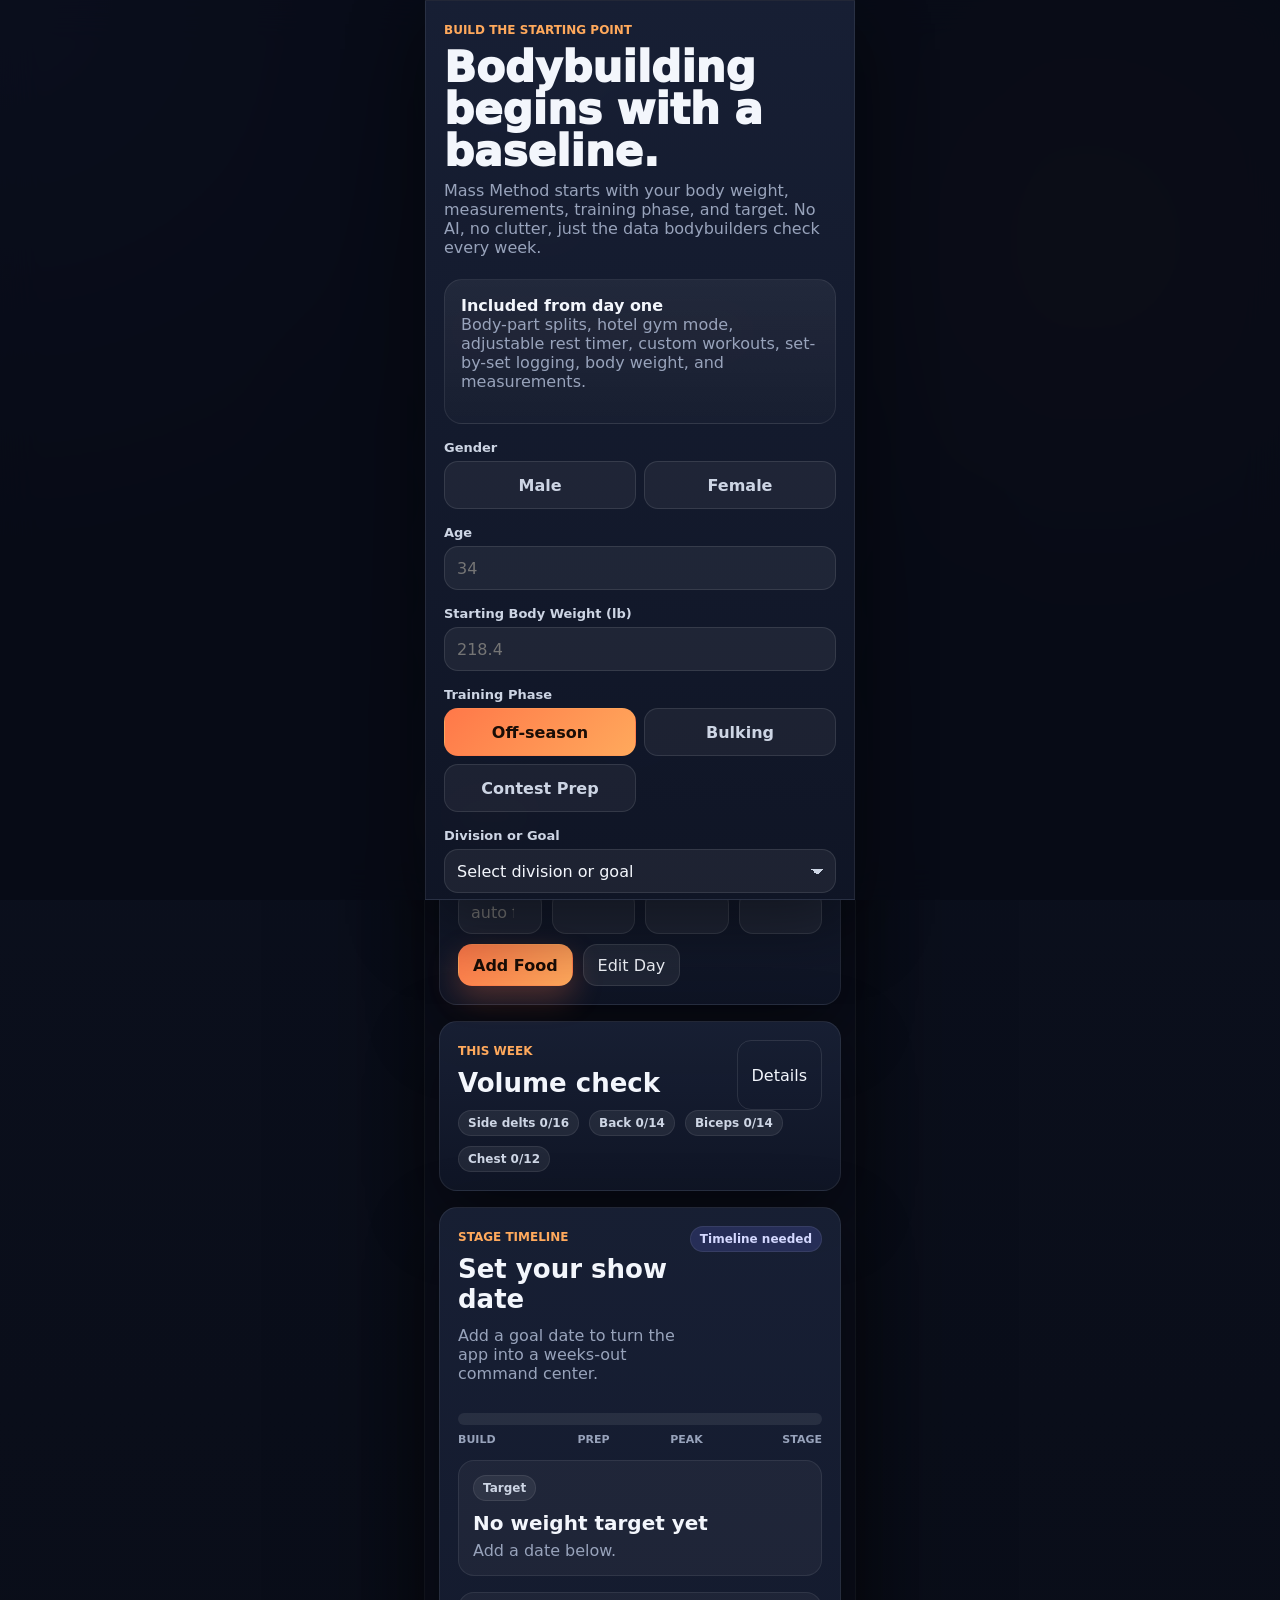
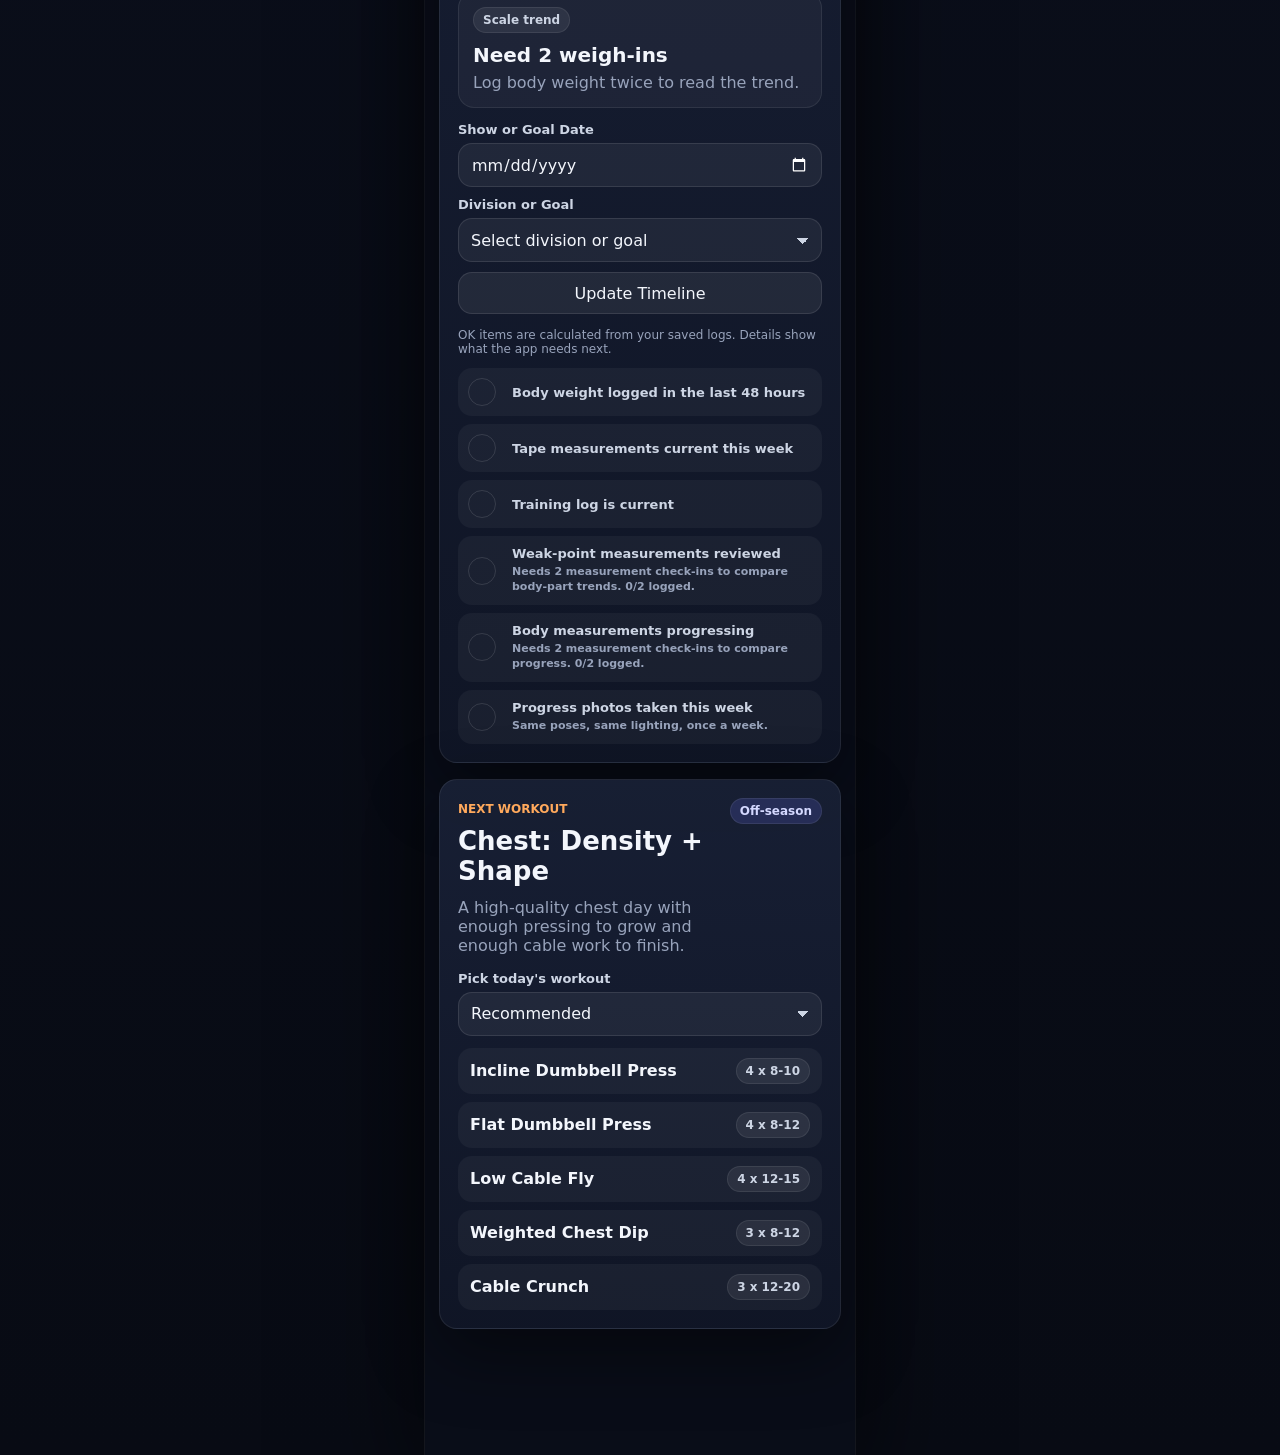
<file: index.html>
<!doctype html>
<html lang="en">
  <head>
    <meta charset="UTF-8" />
    <meta name="viewport" content="width=device-width, initial-scale=1.0, maximum-scale=1.0, user-scalable=no, viewport-fit=cover" />
    <meta
      name="description"
      content="Mass Method is a bodybuilding-first workout planner for off-season, bulking, contest prep, hotel gym training, and coach-ready logbook exports."
    />
    <title>Mass Method Bodybuilding</title>
    <link rel="stylesheet" href="./styles.css" />
  </head>
  <body>
    <div id="app"></div>
    <script src="./app.js"></script>
    <script src="./toolkit.js"></script>
    <script src="./settings.js"></script>
    <script src="./photos.js"></script>
    <script src="./volume.js"></script>
    <script src="./watch.js"></script>
    <script src="./coach.js"></script>
    <script src="./health.js"></script>
    <script src="./travel.js"></script>
    <script src="./prep.js"></script>
    <script src="./guides.js"></script>
    <script src="./nutrition.js"></script>
    <script src="./widget.js"></script>
  </body>
</html>
</file>
<file: styles.css>
:root {
  color-scheme: dark;
  /* Deep navy base, one warm action color, one cool progress color.
     Warm = things you tap; teal = things you achieved; indigo = information. */
  --bg: #0a0e1a;
  --panel: #121829;
  --panel-2: #182035;
  --line: #27314a;
  --text: #f3f6fc;
  --muted: #98a3bb;
  --soft: #cdd5e4;
  --accent: #ff7849;
  --accent-2: #ffa95c;
  --accent-rgb: 255, 120, 73;
  --teal: #2dd4bf;
  --teal-rgb: 45, 212, 191;
  --indigo-rgb: 110, 118, 255;
  --amber: #fbbf24;
  --amber-rgb: 251, 191, 36;
  --rose: #fb7185;
  --rose-rgb: 251, 113, 133;
  --action-gradient: linear-gradient(135deg, var(--accent), var(--accent-2));
  /* Legacy names kept so older rules keep resolving. */
  --blue: var(--accent);
  --blue-2: var(--accent-2);
  --green: var(--teal);
  --red: var(--rose);
  --ink: #1a0d06;
  --shadow: 0 24px 70px rgba(0, 0, 0, 0.45);
  --radius: 18px;
}

* {
  box-sizing: border-box;
}

html,
body {
  min-height: 100%;
}

body {
  margin: 0;
  background:
    radial-gradient(circle at top left, rgba(var(--indigo-rgb), 0.16), transparent 34rem),
    radial-gradient(circle at 85% 8%, rgba(var(--accent-rgb), 0.1), transparent 24rem),
    linear-gradient(180deg, #0c1120 0%, var(--bg) 46%, #080b14 100%);
  color: var(--text);
  font-family: Inter, ui-sans-serif, system-ui, -apple-system, BlinkMacSystemFont, "Segoe UI", sans-serif;
  letter-spacing: 0;
}

button,
input,
select,
textarea {
  font: inherit;
}

button {
  cursor: pointer;
}

button:disabled {
  cursor: not-allowed;
  opacity: 0.42;
}

.app {
  width: min(100%, 430px);
  min-height: 100svh;
  margin: 0 auto;
  display: grid;
  grid-template-columns: 1fr;
  background: rgba(10, 14, 26, 0.84);
  box-shadow: 0 0 0 1px rgba(255, 255, 255, 0.06), 0 34px 110px rgba(0, 0, 0, 0.62);
}

.sidebar {
  display: none;
}

.brand {
  display: flex;
  align-items: center;
  gap: 12px;
  margin-bottom: 24px;
}

.brand-mark {
  display: grid;
  place-items: center;
  width: 46px;
  height: 46px;
  border-radius: 14px;
  color: var(--ink);
  font-weight: 950;
  background: var(--action-gradient);
  box-shadow: 0 0 34px rgba(var(--accent-rgb), 0.35);
}

.brand-title {
  margin: 0;
  font-size: 20px;
  font-weight: 900;
}

.brand-subtitle {
  margin: 2px 0 0;
  color: var(--muted);
  font-size: 12px;
}

.nav {
  display: grid;
  gap: 8px;
}

.nav button {
  width: 100%;
  min-height: 46px;
  display: flex;
  align-items: center;
  gap: 10px;
  border: 1px solid transparent;
  border-radius: 14px;
  padding: 0 13px;
  background: transparent;
  color: var(--muted);
  text-align: left;
}

.nav button.active,
.nav button:hover {
  border-color: rgba(var(--accent-rgb), 0.4);
  background: rgba(var(--accent-rgb), 0.12);
  color: var(--text);
}

.sidebar-card {
  margin-top: 22px;
  padding: 16px;
  border: 1px solid rgba(255, 255, 255, 0.08);
  border-radius: var(--radius);
  background: linear-gradient(180deg, rgba(255, 255, 255, 0.06), rgba(255, 255, 255, 0.02));
}

.main {
  min-width: 0;
  padding: calc(18px + env(safe-area-inset-top, 0px)) 14px calc(126px + env(safe-area-inset-bottom, 0px));
}

.resume-workout {
  display: flex;
  align-items: center;
  justify-content: space-between;
  gap: 16px;
  margin-bottom: 16px;
}

.resume-workout p:last-child {
  margin-bottom: 0;
}

.topbar {
  display: flex;
  align-items: flex-start;
  justify-content: space-between;
  gap: 18px;
  margin-bottom: 22px;
}

.builder-header {
  margin-bottom: 12px;
}

.builder-header .eyebrow {
  margin-bottom: 6px;
}

.builder-header h1 {
  max-width: 360px;
  margin-bottom: 0;
  font-size: 30px;
  line-height: 1;
}

.logbook-header {
  margin-bottom: 12px;
}

.logbook-header .eyebrow {
  margin-bottom: 6px;
}

.logbook-header h1 {
  max-width: 360px;
  margin-bottom: 0;
  font-size: 30px;
  line-height: 1;
}

.compact-page-header {
  margin-bottom: 8px;
}

.compact-page-header .eyebrow {
  margin-bottom: 0;
}

.eyebrow {
  display: inline-flex;
  align-items: center;
  gap: 8px;
  margin-bottom: 10px;
  color: var(--blue-2);
  font-size: 12px;
  font-weight: 800;
  text-transform: uppercase;
}

h1,
h2,
h3,
p {
  margin-top: 0;
}

h1 {
  max-width: 820px;
  overflow-wrap: anywhere;
  margin-bottom: 8px;
  font-size: clamp(30px, 10vw, 42px);
  line-height: 1;
  font-weight: 950;
}

h2 {
  margin-bottom: 12px;
  font-size: 26px;
}

h3 {
  margin-bottom: 8px;
}

.muted {
  color: var(--muted);
}

.soft {
  color: var(--soft);
}

.grid {
  display: grid;
  gap: 16px;
}

.grid.two {
  grid-template-columns: 1fr;
}

.grid.three {
  grid-template-columns: 1fr;
}

.grid.four {
  grid-template-columns: 1fr;
}

.card {
  border: 1px solid rgba(255, 255, 255, 0.08);
  border-radius: var(--radius);
  background: linear-gradient(180deg, rgba(24, 32, 53, 0.96), rgba(16, 22, 38, 0.96));
  box-shadow: var(--shadow);
}

.card.pad {
  padding: 18px;
}

.hero-card {
  position: relative;
  overflow: hidden;
  min-height: 470px;
  padding: 14px;
  display: grid;
  grid-template-columns: 1fr;
  gap: 24px;
  align-items: start;
}

.hero-card::before {
  content: "";
  position: absolute;
  inset: 0;
  background:
    linear-gradient(180deg, rgba(12, 17, 30, 0.96) 0%, rgba(12, 17, 30, 0.84) 54%, rgba(12, 17, 30, 0.45) 100%),
    url("./assets/physique-lines.svg") bottom right / 360px no-repeat;
  opacity: 0.98;
}

.hero-card > * {
  position: relative;
}

.today-hero {
  min-height: 0;
  padding: 16px;
}

.today-hero::before {
  background:
    linear-gradient(180deg, rgba(12, 17, 30, 0.96) 0%, rgba(12, 17, 30, 0.88) 64%, rgba(12, 17, 30, 0.62) 100%),
    url("./assets/physique-lines.svg") bottom right / 240px no-repeat;
}

.today-hero h1 {
  max-width: 360px;
  margin-bottom: 8px;
  font-size: 32px;
  line-height: 0.98;
}

.today-hero .soft {
  max-width: 360px;
  margin-bottom: 0;
  font-size: 14px;
  line-height: 1.35;
}

.today-hero .stage-pills {
  margin: 14px 0 10px;
}

.stage-pills,
.filters,
.actions {
  display: flex;
  flex-wrap: wrap;
  gap: 10px;
}

.choice-grid {
  display: grid;
  grid-template-columns: repeat(2, minmax(0, 1fr));
  gap: 8px;
}

.choice-btn {
  min-height: 48px;
  border: 1px solid rgba(255, 255, 255, 0.1);
  border-radius: 14px;
  padding: 0 10px;
  color: var(--soft);
  background: rgba(255, 255, 255, 0.05);
  text-align: center;
  font-weight: 800;
}

.choice-btn.active {
  color: var(--ink);
  border-color: transparent;
  background: var(--action-gradient);
}

.phase-btn,
.chip,
.primary-btn,
.secondary-btn,
.ghost-btn,
.icon-btn {
  min-height: 42px;
  border: 1px solid rgba(255, 255, 255, 0.1);
  border-radius: 14px;
  padding: 0 14px;
  color: var(--text);
  background: rgba(255, 255, 255, 0.04);
}

.phase-btn.active,
.chip.active {
  color: var(--ink);
  border-color: transparent;
  background: var(--action-gradient);
  font-weight: 850;
}

.primary-btn {
  border-color: transparent;
  color: var(--ink);
  font-weight: 900;
  background: var(--action-gradient);
  box-shadow: 0 12px 30px rgba(var(--accent-rgb), 0.28);
}

.secondary-btn {
  background: rgba(255, 255, 255, 0.07);
}

.ghost-btn {
  background: transparent;
}

.danger {
  color: #ffd1d9;
  border-color: rgba(var(--rose-rgb), 0.38);
  background: rgba(var(--rose-rgb), 0.12);
}

.stat {
  min-height: 118px;
  padding: 16px;
}

.stat .value {
  margin: 0;
  font-size: 30px;
  font-weight: 950;
}

.stat .label {
  margin: 4px 0 0;
  color: var(--muted);
  font-size: 13px;
}

.grid.today-stats {
  grid-template-columns: repeat(2, minmax(0, 1fr));
  gap: 8px;
  margin-top: 10px;
}

.today-stats .stat {
  min-height: 76px;
  padding: 12px;
  display: grid;
  align-content: center;
}

.today-stats .stat .value {
  font-size: 25px;
  line-height: 1;
}

.today-stats .stat .label {
  margin-top: 6px;
  font-size: 11px;
  line-height: 1.25;
}

.progress-grid {
  gap: 10px;
}

.progress-grid > .card,
.progress-card {
  padding: 14px;
}

.progress-grid h2,
.progress-card h2 {
  margin-bottom: 10px;
  font-size: 21px;
}

.progress-grid .grid.two {
  gap: 8px;
}

.progress-grid .measurement-grid {
  gap: 8px;
}

.progress-grid .stat {
  min-height: 72px;
  padding: 10px;
}

.progress-grid .stat .value {
  font-size: 22px;
  line-height: 1;
}

.progress-grid .stat .label {
  font-size: 11px;
  line-height: 1.2;
}

.progress-grid .empty {
  min-height: 118px;
  padding: 14px;
}

.progress-grid .sparkline {
  height: 64px;
}

.stage-timeline {
  overflow: hidden;
}

.timeline-track {
  position: relative;
  height: 12px;
  margin-top: 14px;
  overflow: hidden;
  border-radius: 999px;
  background: rgba(255, 255, 255, 0.08);
}

.timeline-fill {
  height: 100%;
  border-radius: inherit;
  background: linear-gradient(90deg, var(--teal), var(--accent-2), var(--accent));
  box-shadow: 0 0 24px rgba(var(--accent-rgb), 0.3);
}

.timeline-labels {
  display: grid;
  grid-template-columns: repeat(4, 1fr);
  gap: 8px;
  margin-top: 8px;
  color: var(--muted);
  font-size: 11px;
  font-weight: 800;
  text-transform: uppercase;
}

.timeline-labels span:last-child {
  text-align: right;
}

.timeline-labels span:nth-child(2),
.timeline-labels span:nth-child(3) {
  text-align: center;
}

.signal-card {
  min-height: 116px;
  padding: 14px;
  border: 1px solid rgba(255, 255, 255, 0.08);
  border-radius: 16px;
  background: rgba(255, 255, 255, 0.045);
}

.signal-card strong {
  display: block;
  margin-top: 10px;
  font-size: 20px;
}

.signal-card p {
  margin: 6px 0 0;
}

.timeline-form {
  display: grid;
  gap: 10px;
  margin-top: 14px;
}

.checklist {
  display: grid;
  gap: 8px;
  margin-top: 14px;
}

.check-item {
  display: grid;
  grid-template-columns: 34px minmax(0, 1fr);
  gap: 10px;
  align-items: center;
  padding: 10px;
  border-radius: 14px;
  background: rgba(255, 255, 255, 0.045);
}

.check-item span {
  display: grid;
  place-items: center;
  width: 28px;
  height: 28px;
  border: 1px solid rgba(255, 255, 255, 0.12);
  border-radius: 999px;
  color: var(--ink);
  font-size: 10px;
  font-weight: 950;
}

.check-item.done span {
  background: var(--teal);
}

.check-item p {
  margin: 0;
  color: var(--soft);
  font-size: 13px;
  font-weight: 750;
}

.check-item small {
  display: block;
  margin-top: 4px;
  color: var(--muted);
  font-size: 11px;
  font-weight: 650;
  line-height: 1.35;
}

.plan-card,
.exercise-card,
.log-card {
  display: grid;
  gap: 12px;
  padding: 16px;
}

.exercise-card {
  gap: 8px;
  padding: 12px;
}

.exercise-card h3 {
  margin-bottom: 0;
  font-size: 16px;
  line-height: 1.15;
}

.exercise-card p {
  margin: 0;
  font-size: 12px;
  line-height: 1.3;
}

.exercise-card .badge {
  min-height: 22px;
  padding: 0 8px;
  font-size: 11px;
}

.exercise-card .secondary-btn {
  min-height: 36px;
}

.plan-card {
  min-height: 230px;
}

.card-head {
  display: flex;
  justify-content: space-between;
  gap: 12px;
}

.badge {
  display: inline-flex;
  align-items: center;
  min-height: 26px;
  width: fit-content;
  border-radius: 999px;
  padding: 0 9px;
  color: var(--soft);
  background: rgba(255, 255, 255, 0.07);
  border: 1px solid rgba(255, 255, 255, 0.08);
  font-size: 12px;
  font-weight: 750;
}

.badge.blue {
  color: #d4d8ff;
  background: rgba(var(--indigo-rgb), 0.18);
}

.badge.green {
  color: #c6fbf1;
  background: rgba(var(--teal-rgb), 0.15);
}

.badge.amber {
  color: #ffeab0;
  background: rgba(var(--amber-rgb), 0.15);
}

.exercise-list {
  display: grid;
  gap: 8px;
}

.exercise-row {
  display: grid;
  grid-template-columns: minmax(0, 1fr) auto;
  gap: 10px;
  align-items: center;
  padding: 10px 12px;
  border-radius: 14px;
  background: rgba(255, 255, 255, 0.045);
}

.exercise-row strong,
.truncate {
  min-width: 0;
  overflow: hidden;
  text-overflow: ellipsis;
  white-space: nowrap;
}

/* A title inside a row's text column must shrink and truncate, not push the
   page wider (an inline <strong> ignores overflow and text-overflow). */
.exercise-row > div {
  min-width: 0;
}

.exercise-row > div > strong {
  display: block;
}

/* Builder draft names must stay readable beside the reorder buttons. */
.exercise-row:has(> .mini-actions) > div > strong {
  white-space: normal;
  overflow-wrap: break-word;
}

.coach-note-card .card-head > .ghost-btn {
  align-self: flex-start;
  flex: none;
}

.resume-workout .eyebrow {
  display: flex;
}

.field {
  display: grid;
  gap: 6px;
}

.field label {
  color: var(--soft);
  font-size: 13px;
  font-weight: 750;
}

input,
select,
textarea {
  min-height: 44px;
  width: 100%;
  border: 1px solid rgba(255, 255, 255, 0.1);
  border-radius: 14px;
  padding: 0 12px;
  color: var(--text);
  background: rgba(255, 255, 255, 0.06);
  outline: none;
}

select {
  appearance: none;
  color: var(--text);
  background:
    linear-gradient(45deg, transparent 50%, var(--soft) 50%) calc(100% - 18px) 52% / 6px 6px no-repeat,
    linear-gradient(135deg, var(--soft) 50%, transparent 50%) calc(100% - 12px) 52% / 6px 6px no-repeat,
    rgba(255, 255, 255, 0.06);
  padding-right: 36px;
}

select option {
  color: #121829;
  background: #f3f6fc;
}

textarea {
  min-height: 92px;
  padding-top: 12px;
  resize: vertical;
}

input:focus,
select:focus,
textarea:focus {
  border-color: rgba(var(--accent-rgb), 0.7);
  box-shadow: 0 0 0 4px rgba(var(--accent-rgb), 0.14);
}

.session {
  display: grid;
  gap: 16px;
}

.sr-only {
  position: absolute;
  width: 1px;
  height: 1px;
  padding: 0;
  margin: -1px;
  overflow: hidden;
  clip: rect(0, 0, 0, 0);
  white-space: nowrap;
  border: 0;
}

.live-workout-customizer {
  margin-bottom: 16px;
}

.live-workout-customizer summary {
  cursor: pointer;
  font-weight: 900;
}

.live-add-grid {
  display: grid;
  grid-template-columns: repeat(2, minmax(0, 1fr));
  gap: 10px;
  margin: 14px 0;
}

.live-add-exercise {
  grid-column: 1 / -1;
}

.live-exercise-controls {
  display: grid;
  gap: 10px;
  margin: 0 0 14px;
  padding: 10px;
  border: 1px solid rgba(255, 255, 255, 0.08);
  border-radius: 14px;
  background: rgba(255, 255, 255, 0.025);
}

.live-order-controls,
.live-substitute-controls {
  display: flex;
  align-items: center;
  gap: 8px;
}

.live-order-controls button {
  min-height: 38px;
  padding: 8px 12px;
}

.live-substitute-controls select {
  min-width: 0;
  flex: 1;
}

.session-shell {
  display: grid;
  grid-template-columns: 1fr;
  gap: 16px;
}

.set-table {
  display: grid;
  gap: 10px;
}

.set-row {
  display: grid;
  grid-template-columns: 54px minmax(0, 1fr) minmax(0, 1fr) 112px;
  gap: 8px;
  align-items: center;
  padding: 10px;
  border-radius: 16px;
  background: rgba(255, 255, 255, 0.045);
}

.set-row.reps-only {
  grid-template-columns: 54px minmax(0, 1fr) 112px;
}

.set-number {
  display: grid;
  place-items: center;
  height: 40px;
  border-radius: 12px;
  background: rgba(255, 255, 255, 0.07);
  font-weight: 900;
}

.set-number.drop {
  color: var(--ink);
  background: linear-gradient(135deg, var(--amber), var(--accent-2));
}

.timer-face {
  display: grid;
  place-items: center;
  width: min(220px, 62vw);
  aspect-ratio: 1;
  margin: 8px auto 18px;
  border-radius: 999px;
  background:
    radial-gradient(circle at center, var(--panel) 0 59%, transparent 60%),
    conic-gradient(var(--green) var(--progress, 0deg), rgba(255, 255, 255, 0.08) 0);
}

.timer-face strong {
  font-size: 42px;
  line-height: 1;
}

.timer-face-large {
  width: min(78vw, 340px);
  margin: 22px auto;
}

.timer-face-large strong {
  font-size: 66px;
}

.timer-controls {
  display: grid;
  gap: 10px;
}

.timer-controls .actions {
  justify-content: center;
}

.rest-overlay {
  position: fixed;
  inset: 0;
  z-index: 35;
  display: grid;
  place-items: center;
  padding: calc(18px + env(safe-area-inset-top, 0px)) 18px calc(18px + env(safe-area-inset-bottom, 0px));
  background:
    radial-gradient(circle at 50% 28%, rgba(var(--indigo-rgb), 0.22), transparent 28rem),
    rgba(8, 11, 22, 0.96);
  backdrop-filter: blur(16px);
}

.rest-overlay-inner {
  width: min(100%, 430px);
  display: grid;
  gap: 8px;
}

.rest-overlay-head {
  display: flex;
  align-items: center;
  justify-content: space-between;
  gap: 12px;
}

.rest-overlay-head .eyebrow {
  margin-bottom: 0;
}

.rest-overlay-controls .actions {
  display: grid;
  grid-template-columns: repeat(2, minmax(0, 1fr));
}

.rest-overlay-controls .actions + .actions {
  grid-template-columns: repeat(5, minmax(0, 1fr));
}

.builder-list {
  max-height: 460px;
  overflow: auto;
  padding-right: 4px;
}

.sparkline {
  width: 100%;
  height: 86px;
  display: block;
}

.history-panel {
  margin-top: 16px;
}

.exercise-history-chart {
  height: 104px;
  margin-top: 10px;
}

.history-trend-labels {
  display: flex;
  justify-content: space-between;
  gap: 12px;
  margin-top: 4px;
  color: var(--muted);
  font-size: 11px;
}

.history-record-value {
  margin: 0;
  font-size: 26px;
  font-weight: 950;
  line-height: 1;
}

.history-session-list {
  display: grid;
  gap: 10px;
}

.history-session .muted {
  margin: 0;
}

.history-set-list {
  display: flex;
  flex-wrap: wrap;
  gap: 7px;
}

.history-set {
  padding: 7px 9px;
  border: 1px solid rgba(var(--teal-rgb), 0.2);
  border-radius: 999px;
  color: var(--text);
  background: rgba(var(--teal-rgb), 0.08);
  font-size: 12px;
  font-weight: 750;
}

.measurement-grid {
  display: grid;
  grid-template-columns: repeat(2, minmax(0, 1fr));
  gap: 10px;
  overflow-x: visible;
  padding-bottom: 4px;
}

.empty {
  display: grid;
  place-items: center;
  min-height: 210px;
  padding: 24px;
  text-align: center;
}

.modal-screen {
  position: fixed;
  inset: 0;
  z-index: 20;
  display: grid;
  align-items: start;
  justify-items: center;
  padding: 0;
  background: rgba(8, 11, 22, 0.84);
  backdrop-filter: blur(18px);
}

.modal {
  width: min(100%, 430px);
  min-height: 100svh;
  max-height: 100svh;
  border-radius: 0;
  overflow: auto;
  padding-top: env(safe-area-inset-top);
  padding-bottom: env(safe-area-inset-bottom);
}

/* Higher specificity than the mobile `.card.pad { padding: 14px }` reset so
   the safe-area padding survives on phones. */
.modal-screen .modal.card.pad {
  padding-top: calc(18px + env(safe-area-inset-top, 0px));
  padding-bottom: calc(18px + env(safe-area-inset-bottom, 0px));
}

.toast {
  position: fixed;
  right: 22px;
  bottom: calc(22px + env(safe-area-inset-bottom, 0px));
  z-index: 40;
  max-width: min(360px, calc(100vw - 44px));
  padding: 14px 16px;
  border-radius: 16px;
  color: var(--text);
  background: rgba(24, 32, 53, 0.97);
  border: 1px solid rgba(var(--teal-rgb), 0.35);
  box-shadow: var(--shadow);
  /* Never block the set row underneath; a warning can be tapped away. */
  pointer-events: none;
}

.toast[data-priority="1"] {
  pointer-events: auto;
}

.mobile-bar {
  position: fixed;
  left: max(10px, calc((100vw - 430px) / 2 + 10px));
  right: max(10px, calc((100vw - 430px) / 2 + 10px));
  bottom: calc(10px + env(safe-area-inset-bottom, 0px));
  z-index: 10;
  display: grid;
  grid-template-columns: repeat(4, minmax(0, 1fr));
  gap: 6px;
  padding: 7px;
  border: 1px solid rgba(255, 255, 255, 0.1);
  border-radius: 20px;
  background: rgba(12, 17, 30, 0.9);
  backdrop-filter: blur(18px);
}

.mobile-bar button {
  min-height: 40px;
  border: 0;
  border-radius: 14px;
  color: var(--muted);
  background: transparent;
  font-size: 12px;
  font-weight: 750;
}

.mobile-bar button.active {
  color: var(--ink);
  background: var(--action-gradient);
}

.topbar {
  flex-direction: column;
}

.set-row {
  grid-template-columns: 46px 1fr 1fr;
}

.set-row.reps-only {
  grid-template-columns: 46px 1fr;
}

.set-row .primary-btn,
.set-row .secondary-btn {
  grid-column: 1 / -1;
}

@media (max-width: 560px) {
  .resume-workout {
    align-items: stretch;
    flex-direction: column;
  }


  .live-order-controls {
    display: grid;
    grid-template-columns: repeat(3, minmax(0, 1fr));
  }

  .live-substitute-controls {
    align-items: stretch;
    flex-direction: column;
  }

  .card.pad,
  .hero-card {
    padding: 14px;
  }

  .modal.card.pad {
    padding-top: max(14px, env(safe-area-inset-top));
    padding-bottom: max(14px, env(safe-area-inset-bottom));
  }

  .grid {
    gap: 12px;
  }

  .stage-pills,
  .filters,
  .actions {
    display: grid;
    grid-template-columns: repeat(2, minmax(0, 1fr));
  }

  .stage-pills button,
  .filters button,
  .actions button {
    width: 100%;
  }

  .measurement-grid {
    grid-template-columns: repeat(2, minmax(0, 1fr));
    overflow-x: visible;
  }
}

textarea {
  width: 100%;
  min-height: 84px;
  resize: vertical;
}

.favorite-btn {
  width: 40px;
  min-width: 40px;
  padding: 8px;
  color: var(--muted);
  background: rgba(255, 255, 255, 0.06);
  border: 1px solid var(--line);
  border-radius: 12px;
}

.favorite-btn.active {
  color: var(--amber);
  border-color: rgba(var(--amber-rgb), 0.5);
  background: rgba(var(--amber-rgb), 0.12);
}

.previous-performance,
.progression-callout,
.compact-note {
  margin: 10px 0;
  padding: 10px 12px;
  border-radius: 12px;
  background: rgba(255, 255, 255, 0.05);
  color: var(--muted);
  font-size: 13px;
}

.previous-performance p {
  margin: 5px 0 0;
}

.progression-callout {
  color: var(--text);
  border-left: 3px solid var(--green);
}

.toolkit-exercise-controls {
  margin: 12px 0;
}

.toolkit-exercise-controls select,
.topbar select {
  min-width: 180px;
}

.toolkit-set-row {
  grid-template-columns: 48px minmax(70px, 0.8fr) minmax(65px, 0.7fr) minmax(82px, 0.7fr) minmax(112px, 1fr) 104px;
}

.toolkit-set-row.reps-only {
  grid-template-columns: 48px minmax(65px, 0.8fr) minmax(82px, 0.8fr) minmax(112px, 1fr) 104px;
}

.mini-actions {
  display: flex;
  gap: 6px;
  flex-wrap: wrap;
  justify-content: flex-end;
}

.mini-actions button {
  width: auto;
  min-width: 40px;
  min-height: 40px;
  padding: 7px 9px;
  border-radius: 9px;
  background: rgba(255, 255, 255, 0.06);
  color: var(--text);
  border: 1px solid var(--line);
}

.mini-actions button.danger {
  color: #ff9fb0;
}

.equipment-checks {
  display: grid;
  grid-template-columns: repeat(2, minmax(0, 1fr));
  gap: 8px;
  margin: 10px 0;
}

.equipment-checks label {
  display: flex;
  align-items: center;
  gap: 8px;
  padding: 8px;
  border-radius: 10px;
  background: rgba(255, 255, 255, 0.04);
}

.equipment-checks input {
  width: auto;
}

.toolkit-history {
  margin-bottom: 16px;
}

@media (max-width: 900px) {
  .toolkit-set-row,
  .toolkit-set-row.reps-only {
    grid-template-columns: 42px repeat(2, minmax(0, 1fr));
  }

  .toolkit-set-row select,
  .toolkit-set-row button {
    grid-column: auto;
  }
}

@media (max-width: 560px) {
  .toolkit-exercise-controls .actions,
  .topbar .actions {
    grid-template-columns: 1fr;
  }

  .toolkit-exercise-controls select,
  .topbar select {
    width: 100%;
    min-width: 0;
  }

  .toolkit-set-row,
  .toolkit-set-row.reps-only {
    grid-template-columns: 40px repeat(2, minmax(0, 1fr));
  }

  /* Weight + reps, then RIR + set type, then Complete: three short rows per
     set instead of five stacked full-width fields. */
  .toolkit-set-row > *:not(.set-number) {
    grid-column: auto;
  }

  .toolkit-set-row > .set-number {
    grid-row: span 3;
  }

  .toolkit-set-row > button:last-child {
    grid-column: 2 / -1;
  }

  .equipment-checks {
    grid-template-columns: 1fr;
  }
}

/* Long exercise names must not squeeze rest/target badges into tall pills. */
.card-head > .badge {
  flex-shrink: 0;
  align-self: flex-start;
  white-space: nowrap;
}

@media (max-width: 560px) {
  /* Keep live-workout controls compact: Copy Last + Substitute on one row,
     set/order buttons on the next, Remove last. */
  .toolkit-exercise-controls .actions {
    grid-template-columns: repeat(4, minmax(0, 1fr));
  }

  .toolkit-exercise-controls .actions > .secondary-btn,
  .toolkit-exercise-controls .actions > select {
    grid-column: span 2;
  }

  .toolkit-exercise-controls .actions > .ghost-btn.danger {
    grid-column: 1 / -1;
  }

  /* The phone tab bar wraps to two rows; keep toasts above it. */
  .toast {
    left: 16px;
    right: 16px;
    bottom: calc(126px + env(safe-area-inset-bottom, 0px));
    max-width: none;
  }
}

.more-grid {
  gap: 14px;
}

.file-btn {
  display: inline-flex;
  align-items: center;
  justify-content: center;
  cursor: pointer;
}

/* Progress photos */
.pose-strip {
  display: flex;
  gap: 8px;
  margin: 12px -2px 4px;
  padding: 2px;
  overflow-x: auto;
  scrollbar-width: none;
}

.pose-strip .chip {
  flex: 0 0 auto;
  white-space: nowrap;
}

.photo-strip {
  display: flex;
  gap: 10px;
  margin-top: 14px;
  overflow-x: auto;
  padding-bottom: 4px;
}

.photo-thumb {
  flex: 0 0 104px;
  margin: 0;
}

.photo-thumb img,
.photo-full {
  display: block;
  width: 100%;
  aspect-ratio: 3 / 4;
  object-fit: cover;
  border-radius: 12px;
  background: var(--panel-2);
  border: 1px solid var(--line);
}

.photo-thumb figcaption,
.photo-side figcaption {
  display: flex;
  align-items: center;
  justify-content: space-between;
  margin-top: 6px;
  color: var(--muted);
  font-size: 12px;
}

.photo-delete {
  width: 26px;
  height: 26px;
  border: 1px solid var(--line);
  border-radius: 8px;
  color: var(--muted);
  background: transparent;
}

.photo-compare {
  margin-top: 16px;
  padding-top: 14px;
  border-top: 1px solid var(--line);
}

.photo-side {
  display: grid;
  grid-template-columns: repeat(2, minmax(0, 1fr));
  gap: 10px;
  margin-top: 12px;
}

.photo-side figure {
  margin: 0;
}

.photo-overlay {
  position: relative;
  margin-top: 12px;
}

.photo-overlay .photo-overlay-top {
  position: absolute;
  inset: 0;
}

.photo-slider {
  width: 100%;
  margin-top: 12px;
  accent-color: var(--accent);
}

.segmented {
  display: inline-flex;
  padding: 3px;
  border: 1px solid var(--line);
  border-radius: 12px;
  background: rgba(255, 255, 255, 0.03);
}

.segmented button {
  min-height: 32px;
  padding: 0 10px;
  border: 0;
  border-radius: 9px;
  color: var(--muted);
  background: transparent;
  font-size: 12px;
  font-weight: 800;
}

.segmented button.active {
  color: var(--ink);
  background: var(--action-gradient);
}

.segmented button {
  white-space: nowrap;
}

.photo-compare .card-head {
  flex-wrap: wrap;
  gap: 8px;
}

.photo-compare h3 {
  margin: 0;
}

/* Weekly volume and training blocks */
.volume-stack {
  gap: 14px;
  margin-bottom: 16px;
}

.volume-list {
  display: grid;
  gap: 12px;
  margin-top: 12px;
}

.volume-row {
  display: grid;
  grid-template-columns: minmax(0, 1fr) auto;
  gap: 6px 10px;
  align-items: center;
}

.volume-label {
  display: flex;
  align-items: center;
  gap: 8px;
  min-width: 0;
}

.volume-label strong {
  display: inline-flex;
  align-items: center;
  gap: 6px;
  font-size: 14px;
}

.volume-label .badge {
  min-height: 20px;
  font-size: 10px;
}

.volume-status {
  color: var(--muted);
  font-size: 12px;
  font-weight: 700;
}

.volume-status.on { color: var(--teal); }
.volume-status.high,
.volume-status.building { color: var(--amber); }
.volume-status.over { color: var(--rose); }

.volume-value {
  grid-row: 1;
  grid-column: 2;
  font-weight: 900;
  font-variant-numeric: tabular-nums;
}

.volume-value small {
  color: var(--muted);
  font-weight: 700;
}

.volume-track {
  position: relative;
  grid-column: 1 / -1;
  height: 12px;
  border-radius: 999px;
  background: rgba(255, 255, 255, 0.06);
  overflow: hidden;
}

.volume-target {
  position: absolute;
  top: 0;
  bottom: 0;
  background: rgba(var(--teal-rgb), 0.22);
  border-left: 2px solid rgba(var(--teal-rgb), 0.7);
  border-right: 2px solid rgba(var(--teal-rgb), 0.7);
}

.volume-fill {
  position: absolute;
  top: 3px;
  bottom: 3px;
  left: 0;
  border-radius: 999px;
  background: var(--muted);
}

.volume-fill.on { background: var(--teal); }
.volume-fill.building,
.volume-fill.high { background: var(--amber); }
.volume-fill.over { background: var(--rose); }

.volume-max {
  position: absolute;
  top: 0;
  bottom: 0;
  width: 2px;
  background: rgba(var(--rose-rgb), 0.8);
}

.volume-legend {
  display: flex;
  gap: 16px;
  margin-top: 6px;
  color: var(--muted);
  font-size: 12px;
}

.volume-legend span {
  display: inline-flex;
  align-items: center;
  gap: 6px;
}

.volume-legend i {
  display: inline-block;
  width: 14px;
  height: 10px;
  border-radius: 3px;
}

.legend-target {
  background: rgba(var(--teal-rgb), 0.35);
  border: 1px solid rgba(var(--teal-rgb), 0.8);
}

.legend-max {
  width: 3px !important;
  background: rgba(var(--rose-rgb), 0.8);
}

.week-bars {
  display: grid;
  grid-template-columns: repeat(8, minmax(0, 1fr));
  gap: 6px;
  height: 110px;
  margin-top: 8px;
}

.week-bar {
  display: flex;
  flex-direction: column;
  justify-content: flex-end;
  align-items: center;
  gap: 4px;
  min-height: 0;
}

.week-bar span {
  width: 100%;
  border-radius: 6px 6px 3px 3px;
  background: rgba(var(--indigo-rgb), 0.55);
}

.week-bar.current span {
  background: var(--action-gradient);
}

.week-bar small {
  color: var(--muted);
  font-size: 10px;
}

.block-weeks {
  display: grid;
  grid-template-columns: repeat(auto-fit, minmax(44px, 1fr));
  gap: 6px;
  margin-top: 12px;
}

.block-week {
  display: grid;
  justify-items: center;
  gap: 2px;
  padding: 8px 4px;
  border: 1px solid var(--line);
  border-radius: 12px;
  color: var(--muted);
}

.block-week small {
  font-size: 10px;
}

.block-week.done {
  color: var(--teal);
  border-color: rgba(var(--teal-rgb), 0.35);
  background: rgba(var(--teal-rgb), 0.08);
}

.block-week.current {
  color: var(--ink);
  border-color: transparent;
  background: var(--action-gradient);
}

.block-week.deload:not(.current) {
  border-style: dashed;
}

.block-banner {
  margin-bottom: 12px;
  padding: 10px 14px;
  border: 1px solid rgba(var(--accent-rgb), 0.4);
  border-radius: 14px;
  background: rgba(var(--accent-rgb), 0.1);
  color: var(--text);
  font-weight: 800;
  font-size: 14px;
}

.block-banner.deload {
  border-color: rgba(var(--amber-rgb), 0.45);
  background: rgba(var(--amber-rgb), 0.1);
}

.warning-note {
  margin: 10px 0 0;
  padding: 10px 12px;
  border-radius: 12px;
  color: #ffeab0;
  background: rgba(var(--amber-rgb), 0.12);
  font-size: 13px;
}

.toggle-row {
  display: flex;
  align-items: flex-start;
  gap: 10px;
  margin-top: 12px;
  font-weight: 700;
  cursor: pointer;
}

.toggle-row input {
  width: 20px;
  height: 20px;
  min-height: 0;
  margin: 2px 0 0;
  accent-color: var(--accent);
}

/* Coach hub */
.roster {
  gap: 12px;
}

.roster-card {
  width: 100%;
  color: var(--text);
  text-align: left;
  cursor: pointer;
  font: inherit;
}

.roster-card h3 {
  margin: 0;
}

.roster-card p {
  margin: 2px 0 0;
}

.roster-stats {
  display: grid;
  grid-template-columns: repeat(2, minmax(0, 1fr));
  gap: 8px;
  margin-top: 12px;
  color: var(--muted);
  font-size: 13px;
}

.roster-stats strong {
  color: var(--text);
  font-size: 16px;
}

.coach-note-card {
  border-color: rgba(var(--accent-rgb), 0.35);
  background: linear-gradient(180deg, rgba(var(--accent-rgb), 0.1), rgba(var(--accent-rgb), 0.03));
}

.coach-note-card p:last-child {
  margin-bottom: 0;
}

.program-plans {
  display: grid;
  gap: 4px;
}

.program-plans small {
  display: block;
  margin-top: 2px;
  font-weight: 600;
}

/* Round 16: live workout puts sets first. */
.session-actions {
  display: grid;
  grid-template-columns: minmax(0, 2fr) minmax(0, 1fr);
  gap: 8px;
}

@media (max-width: 560px) {
  .topbar .actions.session-actions {
    grid-template-columns: minmax(0, 2fr) minmax(0, 1fr);
  }
}

.finish-banner {
  margin-bottom: 12px;
  border: 1px solid var(--green);
  display: grid;
  gap: 10px;
}

.finish-banner p {
  margin: 0;
}

.session-tools .actions {
  display: grid;
  grid-template-columns: 1fr;
  gap: 8px;
}

.exercise-quick {
  display: grid;
  grid-template-columns: minmax(0, 1fr) minmax(0, 1fr);
  gap: 8px;
  align-items: start;
}

.exercise-options {
  grid-column: 2;
}

.exercise-options[open] {
  grid-column: 1 / -1;
}

.exercise-options > summary {
  list-style: none;
  display: grid;
  place-items: center;
  min-height: 44px;
  cursor: pointer;
}

.exercise-options > summary::-webkit-details-marker {
  display: none;
}

.exercise-options > .actions {
  margin-top: 8px;
}

.compact-btn {
  width: auto;
  min-height: 32px;
  padding: 4px 10px;
  font-size: 13px;
}

.rest-overlay {
  overflow-y: auto;
}

.inline-link {
  color: inherit;
  text-decoration: underline;
  margin-left: 6px;
  font-weight: 600;
}

/* Native feel in the WKWebView: no text selection or long-press callouts on
   UI chrome, no gray tap flash, no double-tap zoom, no page rubber-banding.
   Fields stay selectable and editable. */
html,
body {
  -webkit-user-select: none;
  user-select: none;
  -webkit-touch-callout: none;
  -webkit-tap-highlight-color: transparent;
  touch-action: manipulation;
  overscroll-behavior: none;
}

input,
textarea,
select,
.policy-text {
  -webkit-user-select: text;
  user-select: text;
}

img {
  -webkit-touch-callout: none;
}

.policy-text p {
  margin: 10px 0 0;
  line-height: 1.45;
}

.exercise-row:has(> .compact-btn) {
  grid-template-columns: minmax(0, 1fr) auto;
}

.exercise-row:has(> span + strong + .compact-btn) {
  grid-template-columns: minmax(0, 1fr) minmax(0, 1fr) auto;
}

/* A bare date column sizes to the date and never breaks inside it. */
.exercise-row:has(> span.row-date + strong + .compact-btn) {
  grid-template-columns: auto minmax(0, 1fr) auto;
}

.row-date {
  white-space: nowrap;
}

.exercise-row:has(> span + strong + .compact-btn) > span,
.exercise-row:has(> span + strong + .compact-btn) > strong {
  overflow-wrap: break-word;
}

.exercise-row:has(> span + strong + .compact-btn) > strong {
  white-space: normal;
  text-align: right;
}

/* Entry rows without a Delete button (Apple Health steps). */
.exercise-row:has(> span + strong:last-child) {
  grid-template-columns: minmax(0, 1fr) minmax(0, 1fr);
}

.exercise-row:has(> span + strong:last-child) > strong {
  white-space: normal;
  overflow-wrap: break-word;
  text-align: right;
}

/* Small phones (iPhone SE 1st gen, zoomed display): give text the width. */
@media (max-width: 359px) {
  .exercise-row:has(> .mini-actions) {
    grid-template-columns: minmax(0, 1fr);
  }

  .exercise-row:has(> .mini-actions) > .mini-actions {
    justify-content: flex-start;
  }

  .exercise-row:has(> span + strong + .compact-btn),
  .exercise-row:has(> span.row-date + strong + .compact-btn) {
    grid-template-columns: minmax(0, 1fr) auto;
  }

  .exercise-row:has(> span + strong + .compact-btn) > span {
    grid-column: 1;
    grid-row: 1;
  }

  .exercise-row:has(> span + strong + .compact-btn) > strong {
    grid-column: 1;
    grid-row: 2;
    text-align: left;
  }

  .exercise-row:has(> span + strong + .compact-btn) > .compact-btn {
    grid-column: 2;
    grid-row: 1 / span 2;
    justify-self: end;
  }
}

.exercise-row > .compact-btn {
  min-height: 44px;
  min-width: 72px;
  align-self: center;
}

/* Contest prep tools (prep.js): peak week, posing practice, warm-up and plates. */
.prep-stack {
  gap: 16px;
}

.prep-safety,
.prep-warning {
  margin: 10px 0 0;
  padding: 10px 12px;
  border-radius: 12px;
  background: rgba(255, 184, 77, 0.1);
  color: var(--soft);
  font-size: 12px;
  font-weight: 650;
  line-height: 1.4;
}

.prep-warning[hidden] {
  display: none;
}

.prep-days {
  display: grid;
  gap: 8px;
  margin-top: 12px;
}

.prep-day {
  border-radius: 14px;
  background: rgba(255, 255, 255, 0.03);
  padding: 4px 10px;
}

.prep-day.today {
  outline: 1px solid rgba(255, 184, 77, 0.45);
}

.prep-day.past summary strong {
  color: var(--muted);
}

.prep-day > summary {
  display: grid;
  grid-template-columns: auto minmax(0, 1fr) auto;
  gap: 10px;
  align-items: center;
  min-height: 44px;
  cursor: pointer;
  list-style: none;
}

.prep-day > summary::-webkit-details-marker {
  display: none;
}

.prep-day .checklist {
  margin: 4px 0 10px;
}

.prep-item {
  display: grid;
  gap: 6px;
}

.prep-item:has(> .compact-btn) {
  grid-template-columns: minmax(0, 1fr) auto;
  align-items: center;
}

.prep-item:has(> .compact-btn) > .prep-inline-field {
  grid-column: 1 / -1;
}

button.check-item.prep-check {
  width: 100%;
  min-height: 44px;
  border: 0;
  text-align: left;
  color: inherit;
  font: inherit;
  cursor: pointer;
}

.prep-inline-field {
  margin: 0 0 4px 44px;
}

.prep-targets {
  display: grid;
  gap: 6px;
}

.prep-target-row {
  display: grid;
  grid-template-columns: 64px minmax(0, 1fr);
  gap: 8px;
  align-items: center;
}

.prep-target-row label {
  color: var(--soft);
  font-size: 12px;
  font-weight: 800;
}

.prep-add {
  display: grid;
  grid-template-columns: minmax(0, 1fr) auto;
  gap: 8px;
}

.posing-list,
.warmup-list {
  margin: 10px 0;
  padding-left: 22px;
  color: var(--soft);
  font-size: 13px;
  line-height: 1.6;
}

.posing-overlay .posing-pose {
  margin: 4px 0 0;
  font-size: 28px;
}

.prep-load-helper[open] {
  grid-column: 1 / -1;
}

.prep-load-body {
  margin-top: 8px;
}

/* Exercise form guides */
.exercise-guide {
  margin: 8px 0;
  padding: 0 12px;
  border: 1px solid var(--line);
  border-radius: 12px;
}

.exercise-guide > summary {
  display: flex;
  align-items: center;
  min-height: 44px;
  cursor: pointer;
  font-weight: 800;
}

.exercise-guide-body {
  padding-bottom: 12px;
  font-size: 14px;
  line-height: 1.4;
}

.exercise-guide-body h4 {
  margin: 10px 0 4px;
  color: var(--muted);
  font-size: 12px;
  letter-spacing: 0.04em;
  text-transform: uppercase;
}

.exercise-guide-body p,
.exercise-guide-body ol,
.exercise-guide-body ul {
  margin: 0;
  /* Library cards shrink their own paragraphs; guides stay readable. */
  font-size: inherit;
  line-height: inherit;
}

.exercise-guide-body ol,
.exercise-guide-body ul {
  padding-left: 20px;
}

.exercise-guide-body li + li {
  margin-top: 2px;
}

.guide-demo-link {
  display: inline-flex;
  align-items: center;
  min-height: 44px;
  margin-top: 4px;
  color: var(--accent-2);
  font-weight: 700;
}

/* Nutrition: four number boxes (kcal, protein, carbs, fat). */
.nutrition-inputs {
  display: grid;
  grid-template-columns: repeat(4, minmax(0, 1fr));
  gap: 10px;
  margin-top: 10px;
}

.nutrition-inputs .field {
  min-width: 0;
}

.today-nutrition .volume-list,
.nutrition-progress .volume-list {
  margin-top: 4px;
}

@media (max-width: 560px) {
  .nutrition-inputs {
    grid-template-columns: repeat(2, minmax(0, 1fr));
  }
}

.nutrition-badges {
  display: flex;
  flex-wrap: wrap;
  gap: 6px;
  margin-top: 6px;
}

.nutrition-badges .badge {
  white-space: nowrap;
}

/* Travel gym finder (travel.js) */
.gym-chain-list {
  flex-wrap: wrap;
}

.gym-chip,
.gym-search-btn {
  display: inline-flex;
  align-items: center;
  justify-content: center;
  text-decoration: none;
}

.gym-finder summary {
  cursor: pointer;
}
</file>
